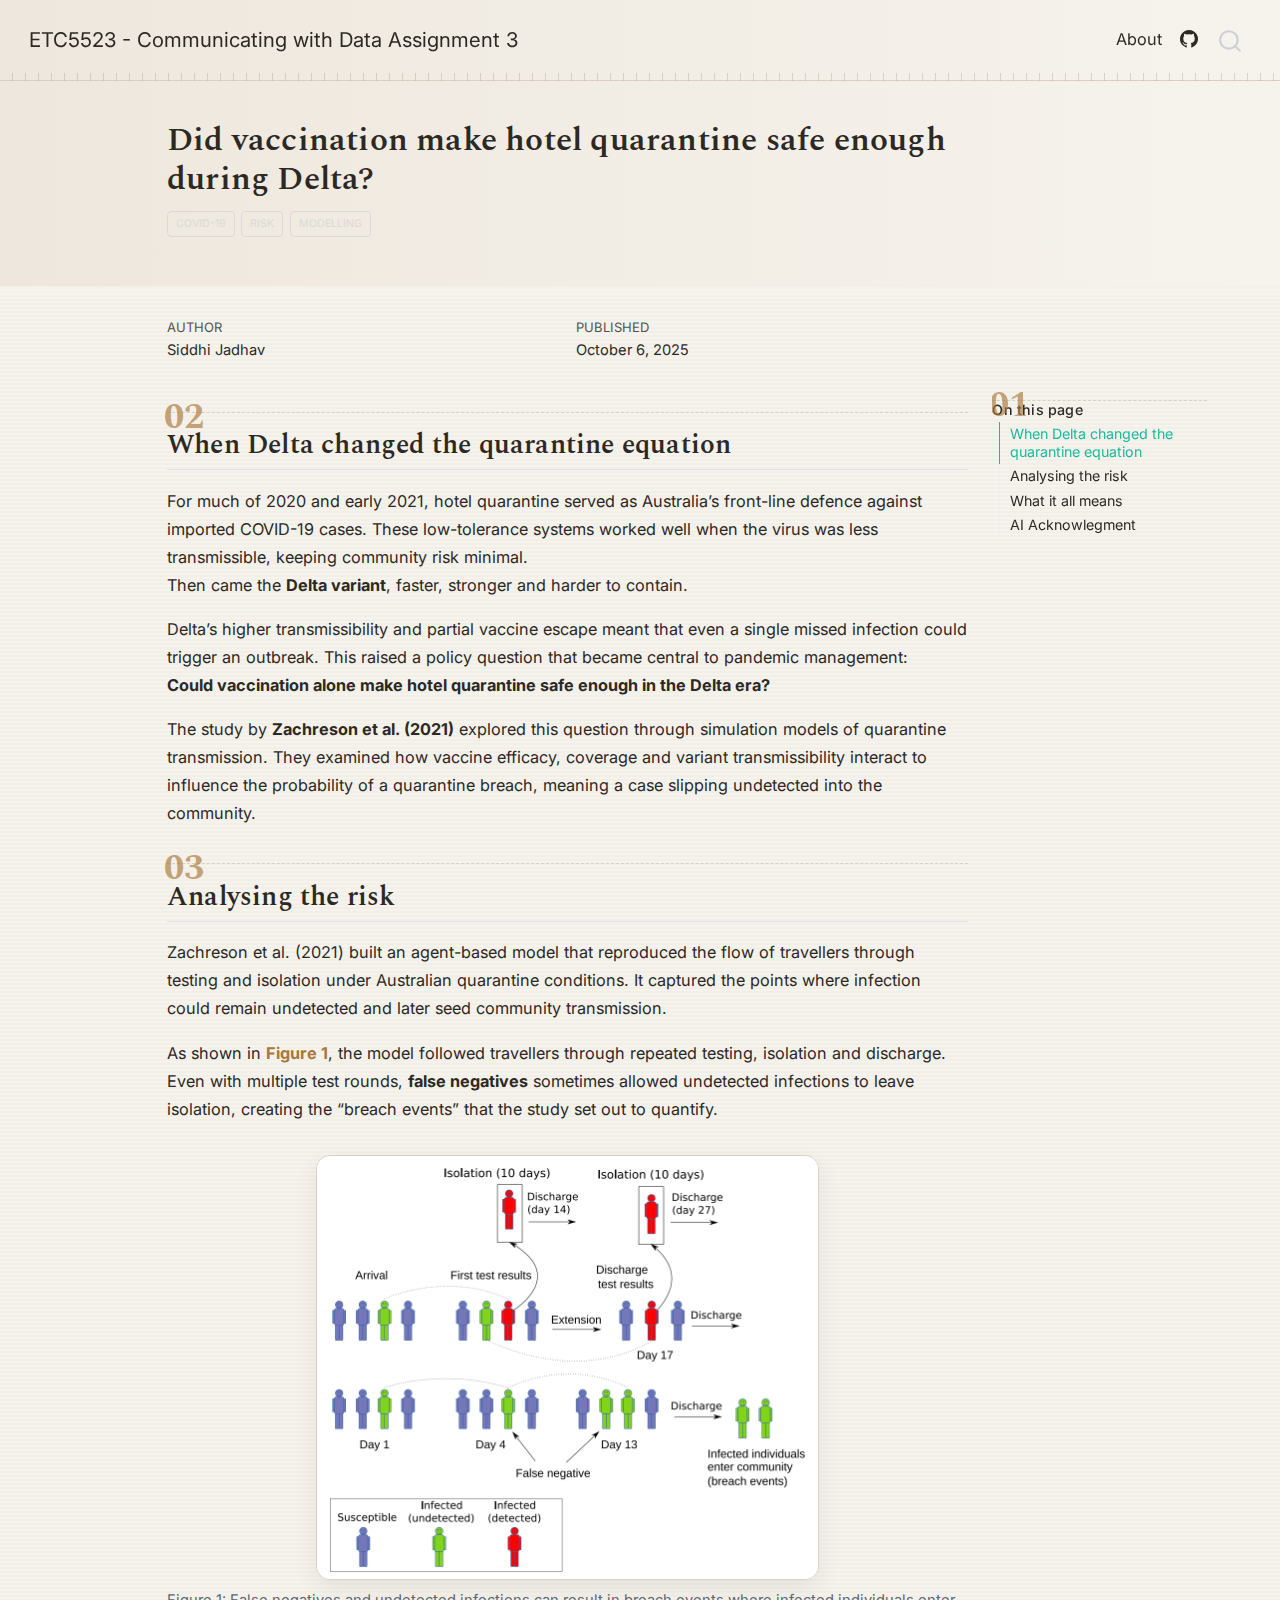
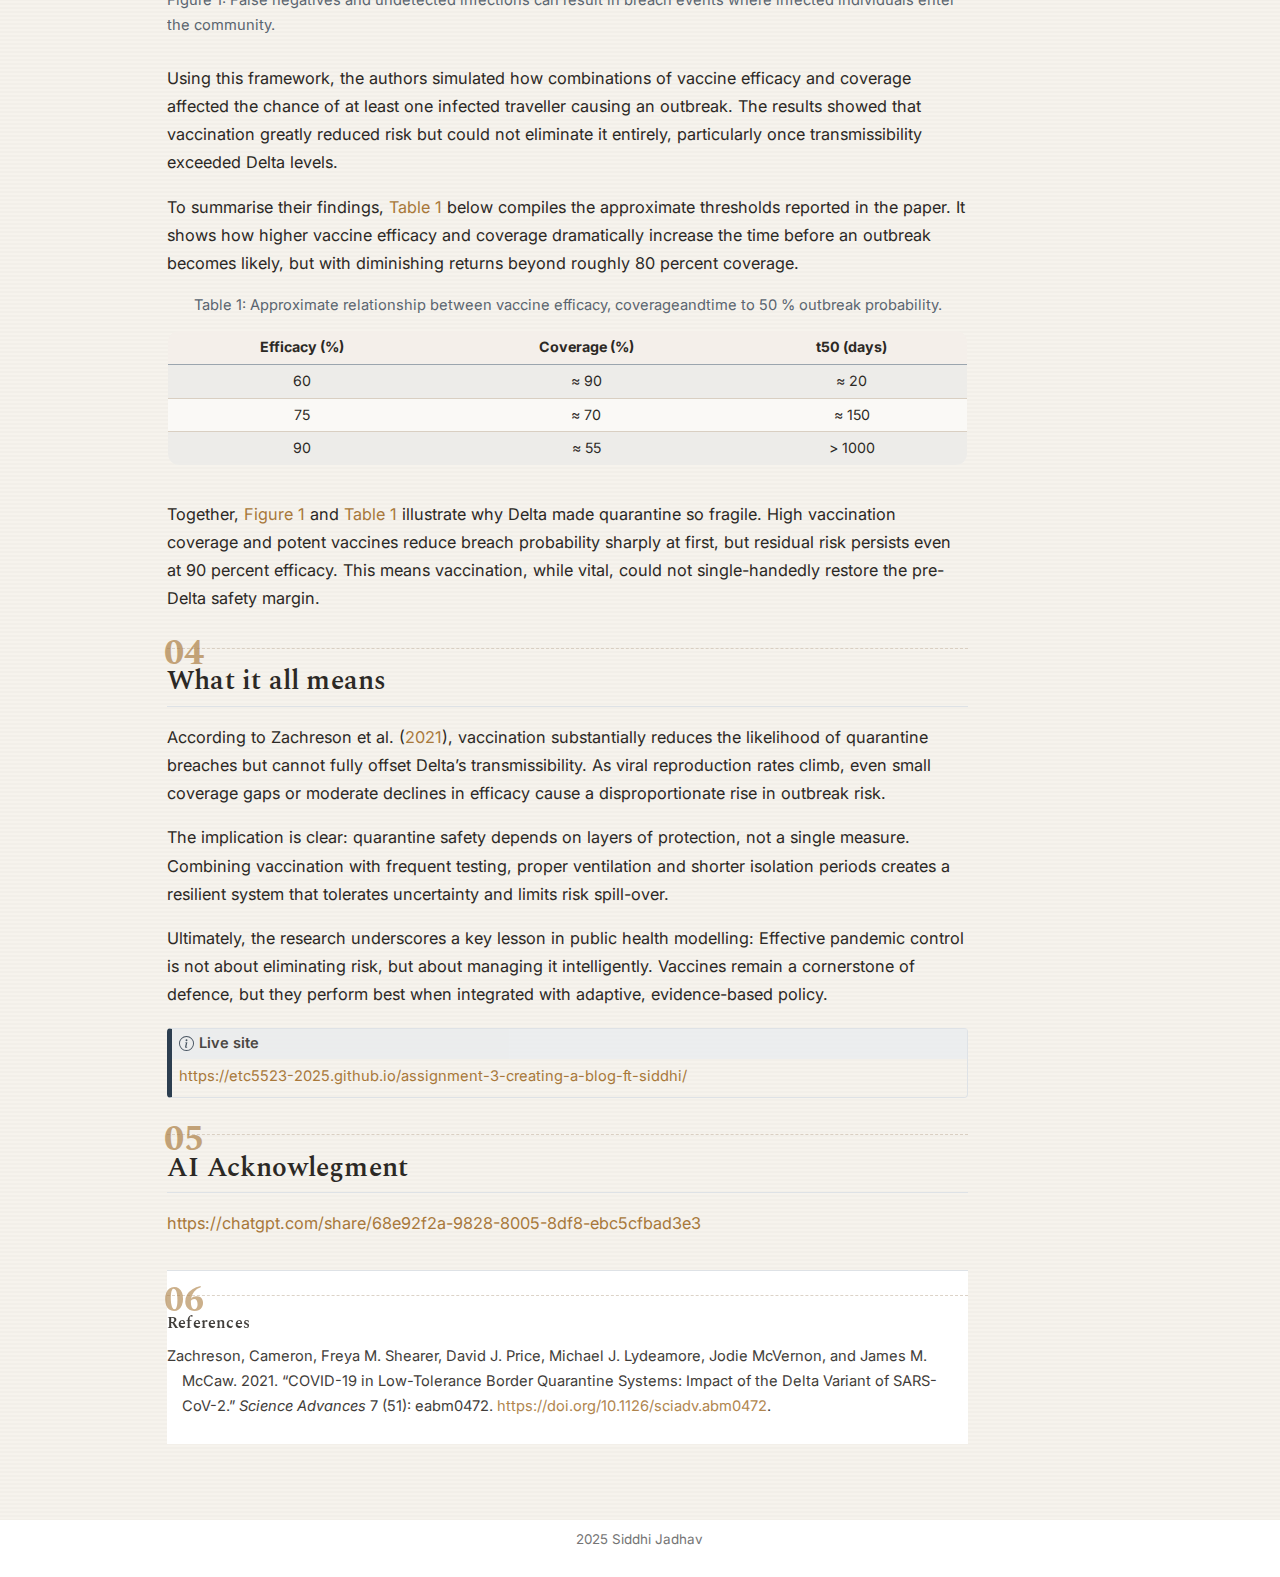
<file: docs/posts/welcome/index.html>
<!DOCTYPE html>
<html xmlns="http://www.w3.org/1999/xhtml" lang="en" xml:lang="en"><head>

<meta charset="utf-8">
<meta name="generator" content="quarto-1.5.57">

<meta name="viewport" content="width=device-width, initial-scale=1.0, user-scalable=yes">

<meta name="author" content="Siddhi Jadhav">
<meta name="dcterms.date" content="2025-10-06">

<title>Did vaccination make hotel quarantine safe enough during Delta? – ETC5523 - Communicating with Data Assignment 3</title>
<style>
code{white-space: pre-wrap;}
span.smallcaps{font-variant: small-caps;}
div.columns{display: flex; gap: min(4vw, 1.5em);}
div.column{flex: auto; overflow-x: auto;}
div.hanging-indent{margin-left: 1.5em; text-indent: -1.5em;}
ul.task-list{list-style: none;}
ul.task-list li input[type="checkbox"] {
  width: 0.8em;
  margin: 0 0.8em 0.2em -1em; /* quarto-specific, see https://github.com/quarto-dev/quarto-cli/issues/4556 */ 
  vertical-align: middle;
}
/* CSS for citations */
div.csl-bib-body { }
div.csl-entry {
  clear: both;
  margin-bottom: 0em;
}
.hanging-indent div.csl-entry {
  margin-left:2em;
  text-indent:-2em;
}
div.csl-left-margin {
  min-width:2em;
  float:left;
}
div.csl-right-inline {
  margin-left:2em;
  padding-left:1em;
}
div.csl-indent {
  margin-left: 2em;
}</style>


<script src="../../site_libs/quarto-nav/quarto-nav.js"></script>
<script src="../../site_libs/quarto-nav/headroom.min.js"></script>
<script src="../../site_libs/clipboard/clipboard.min.js"></script>
<script src="../../site_libs/quarto-search/autocomplete.umd.js"></script>
<script src="../../site_libs/quarto-search/fuse.min.js"></script>
<script src="../../site_libs/quarto-search/quarto-search.js"></script>
<meta name="quarto:offset" content="../../">
<script src="../../site_libs/quarto-html/quarto.js"></script>
<script src="../../site_libs/quarto-html/popper.min.js"></script>
<script src="../../site_libs/quarto-html/tippy.umd.min.js"></script>
<script src="../../site_libs/quarto-html/anchor.min.js"></script>
<link href="../../site_libs/quarto-html/tippy.css" rel="stylesheet">
<link href="../../site_libs/quarto-html/quarto-syntax-highlighting.css" rel="stylesheet" id="quarto-text-highlighting-styles">
<script src="../../site_libs/bootstrap/bootstrap.min.js"></script>
<link href="../../site_libs/bootstrap/bootstrap-icons.css" rel="stylesheet">
<link href="../../site_libs/bootstrap/bootstrap.min.css" rel="stylesheet" id="quarto-bootstrap" data-mode="light">
<script id="quarto-search-options" type="application/json">{
  "location": "navbar",
  "copy-button": false,
  "collapse-after": 3,
  "panel-placement": "end",
  "type": "overlay",
  "limit": 50,
  "keyboard-shortcut": [
    "f",
    "/",
    "s"
  ],
  "show-item-context": false,
  "language": {
    "search-no-results-text": "No results",
    "search-matching-documents-text": "matching documents",
    "search-copy-link-title": "Copy link to search",
    "search-hide-matches-text": "Hide additional matches",
    "search-more-match-text": "more match in this document",
    "search-more-matches-text": "more matches in this document",
    "search-clear-button-title": "Clear",
    "search-text-placeholder": "",
    "search-detached-cancel-button-title": "Cancel",
    "search-submit-button-title": "Submit",
    "search-label": "Search"
  }
}</script>
<script src="../../site_libs/kePrint-0.0.1/kePrint.js"></script>
<link href="../../site_libs/lightable-0.0.1/lightable.css" rel="stylesheet">


<link rel="stylesheet" href="../../styles.css">
</head>

<body class="nav-fixed">

<div id="quarto-search-results"></div>
  <header id="quarto-header" class="headroom fixed-top quarto-banner">
    <nav class="navbar navbar-expand-lg " data-bs-theme="dark">
      <div class="navbar-container container-fluid">
      <div class="navbar-brand-container mx-auto">
    <a class="navbar-brand" href="../../index.html">
    <span class="navbar-title">ETC5523 - Communicating with Data Assignment 3</span>
    </a>
  </div>
            <div id="quarto-search" class="" title="Search"></div>
          <button class="navbar-toggler" type="button" data-bs-toggle="collapse" data-bs-target="#navbarCollapse" aria-controls="navbarCollapse" role="menu" aria-expanded="false" aria-label="Toggle navigation" onclick="if (window.quartoToggleHeadroom) { window.quartoToggleHeadroom(); }">
  <span class="navbar-toggler-icon"></span>
</button>
          <div class="collapse navbar-collapse" id="navbarCollapse">
            <ul class="navbar-nav navbar-nav-scroll ms-auto">
  <li class="nav-item">
    <a class="nav-link" href="../../about.html"> 
<span class="menu-text">About</span></a>
  </li>  
  <li class="nav-item compact">
    <a class="nav-link" href="https://github.com/ft-siddhi"> <i class="bi bi-github" role="img">
</i> 
<span class="menu-text"></span></a>
  </li>  
</ul>
          </div> <!-- /navcollapse -->
            <div class="quarto-navbar-tools">
</div>
      </div> <!-- /container-fluid -->
    </nav>
</header>
<!-- content -->
<header id="title-block-header" class="quarto-title-block default page-columns page-full">
  <div class="quarto-title-banner page-columns page-full">
    <div class="quarto-title column-body">
      <h1 class="title">Did vaccination make hotel quarantine safe enough during Delta?</h1>
                                <div class="quarto-categories">
                <div class="quarto-category">COVID-19</div>
                <div class="quarto-category">risk</div>
                <div class="quarto-category">modelling</div>
              </div>
                  </div>
  </div>
    
  
  <div class="quarto-title-meta">

      <div>
      <div class="quarto-title-meta-heading">Author</div>
      <div class="quarto-title-meta-contents">
               <p>Siddhi Jadhav </p>
            </div>
    </div>
      
      <div>
      <div class="quarto-title-meta-heading">Published</div>
      <div class="quarto-title-meta-contents">
        <p class="date">October 6, 2025</p>
      </div>
    </div>
    
      
    </div>
    
  
  </header><div id="quarto-content" class="quarto-container page-columns page-rows-contents page-layout-article page-navbar">
<!-- sidebar -->
<!-- margin-sidebar -->
    <div id="quarto-margin-sidebar" class="sidebar margin-sidebar">
        <nav id="TOC" role="doc-toc" class="toc-active">
    <h2 id="toc-title">On this page</h2>
   
  <ul>
  <li><a href="#when-delta-changed-the-quarantine-equation" id="toc-when-delta-changed-the-quarantine-equation" class="nav-link active" data-scroll-target="#when-delta-changed-the-quarantine-equation">When Delta changed the quarantine equation</a></li>
  <li><a href="#analysing-the-risk" id="toc-analysing-the-risk" class="nav-link" data-scroll-target="#analysing-the-risk">Analysing the risk</a></li>
  <li><a href="#what-it-all-means" id="toc-what-it-all-means" class="nav-link" data-scroll-target="#what-it-all-means">What it all means</a></li>
  <li><a href="#ai-acknowlegment" id="toc-ai-acknowlegment" class="nav-link" data-scroll-target="#ai-acknowlegment">AI Acknowlegment</a></li>
  </ul>
</nav>
    </div>
<!-- main -->
<main class="content quarto-banner-title-block" id="quarto-document-content">





<section id="when-delta-changed-the-quarantine-equation" class="level2">
<h2 class="anchored" data-anchor-id="when-delta-changed-the-quarantine-equation">When Delta changed the quarantine equation</h2>
<p>For much of 2020 and early 2021, hotel quarantine served as Australia’s front-line defence against imported COVID-19 cases. These low-tolerance systems worked well when the virus was less transmissible, keeping community risk minimal.<br>
Then came the <strong>Delta variant</strong>, faster, stronger and harder to contain.</p>
<p>Delta’s higher transmissibility and partial vaccine escape meant that even a single missed infection could trigger an outbreak. This raised a policy question that became central to pandemic management:<br>
<strong>Could vaccination alone make hotel quarantine safe enough in the Delta era?</strong></p>
<p>The study by <strong>Zachreson et al.&nbsp;(2021)</strong> explored this question through simulation models of quarantine transmission. They examined how vaccine efficacy, coverage and variant transmissibility interact to influence the probability of a quarantine breach, meaning a case slipping undetected into the community.</p>
</section>
<section id="analysing-the-risk" class="level2">
<h2 class="anchored" data-anchor-id="analysing-the-risk">Analysing the risk</h2>
<p>Zachreson et al.&nbsp;(2021) built an agent-based model that reproduced the flow of travellers through testing and isolation under Australian quarantine conditions. It captured the points where infection could remain undetected and later seed community transmission.</p>
<p>As shown in <strong><a href="#fig-quarantine-model" class="quarto-xref">Figure&nbsp;1</a></strong>, the model followed travellers through repeated testing, isolation and discharge.<br>
Even with multiple test rounds, <strong>false negatives</strong> sometimes allowed undetected infections to leave isolation, creating the “breach events” that the study set out to quantify.</p>
<div class="cell">
<div class="cell-output-display">
<div id="fig-quarantine-model" class="quarto-float quarto-figure quarto-figure-center anchored">
<figure class="quarto-float quarto-float-fig figure">
<div aria-describedby="fig-quarantine-model-caption-0ceaefa1-69ba-4598-a22c-09a6ac19f8ca">
<img src="thumbnail.png" class="img-fluid figure-img" width="503">
</div>
<figcaption class="quarto-float-caption-bottom quarto-float-caption quarto-float-fig" id="fig-quarantine-model-caption-0ceaefa1-69ba-4598-a22c-09a6ac19f8ca">
Figure&nbsp;1: False negatives and undetected infections can result in breach events where infected individuals enter the community.
</figcaption>
</figure>
</div>
</div>
</div>
<p>Using this framework, the authors simulated how combinations of vaccine efficacy and coverage affected the chance of at least one infected traveller causing an outbreak. The results showed that vaccination greatly reduced risk but could not eliminate it entirely, particularly once transmissibility exceeded Delta levels.</p>
<p>To summarise their findings, <a href="#tbl-outbreak-summary" class="quarto-xref">Table&nbsp;1</a> below compiles the approximate thresholds reported in the paper. It shows how higher vaccine efficacy and coverage dramatically increase the time before an outbreak becomes likely, but with diminishing returns beyond roughly 80 percent coverage.</p>
<div class="cell">
<div id="tbl-outbreak-summary" class="cell quarto-float quarto-figure quarto-figure-center anchored">
<figure class="quarto-float quarto-float-tbl figure">
<figcaption class="quarto-float-caption-top quarto-float-caption quarto-float-tbl" id="tbl-outbreak-summary-caption-0ceaefa1-69ba-4598-a22c-09a6ac19f8ca">
Table&nbsp;1: Approximate relationship between vaccine efficacy, coverageandtime to 50 % outbreak probability.
</figcaption>
<div aria-describedby="tbl-outbreak-summary-caption-0ceaefa1-69ba-4598-a22c-09a6ac19f8ca">
<div class="cell-output-display">
<table class="table do-not-create-environment cell caption-top table-sm table-striped small" data-quarto-postprocess="true">
<thead>
<tr class="header">
<th data-quarto-table-cell-role="th" style="text-align: center; font-weight: bold; background-color: rgba(244, 239, 234, 255) !important;">Efficacy (%)</th>
<th data-quarto-table-cell-role="th" style="text-align: center; font-weight: bold; background-color: rgba(244, 239, 234, 255) !important;">Coverage (%)</th>
<th data-quarto-table-cell-role="th" style="text-align: center; font-weight: bold; background-color: rgba(244, 239, 234, 255) !important;">t50 (days)</th>
</tr>
</thead>
<tbody>
<tr class="odd">
<td style="text-align: center; background-color: rgba(250, 249, 246, 255) !important;">60</td>
<td style="text-align: center; background-color: rgba(250, 249, 246, 255) !important;">≈ 90</td>
<td style="text-align: center; background-color: rgba(250, 249, 246, 255) !important;">≈ 20</td>
</tr>
<tr class="even">
<td style="text-align: center; background-color: rgba(250, 249, 246, 255) !important;">75</td>
<td style="text-align: center; background-color: rgba(250, 249, 246, 255) !important;">≈ 70</td>
<td style="text-align: center; background-color: rgba(250, 249, 246, 255) !important;">≈ 150</td>
</tr>
<tr class="odd">
<td style="text-align: center; background-color: rgba(250, 249, 246, 255) !important;">90</td>
<td style="text-align: center; background-color: rgba(250, 249, 246, 255) !important;">≈ 55</td>
<td style="text-align: center; background-color: rgba(250, 249, 246, 255) !important;">&gt; 1000</td>
</tr>
</tbody>
</table>


</div>
</div>
</figure>
</div>
</div>
<p>Together, <a href="#fig-quarantine-model" class="quarto-xref">Figure&nbsp;1</a> and <a href="#tbl-outbreak-summary" class="quarto-xref">Table&nbsp;1</a> illustrate why Delta made quarantine so fragile. High vaccination coverage and potent vaccines reduce breach probability sharply at first, but residual risk persists even at 90 percent efficacy. This means vaccination, while vital, could not single-handedly restore the pre-Delta safety margin.</p>
</section>
<section id="what-it-all-means" class="level2">
<h2 class="anchored" data-anchor-id="what-it-all-means">What it all means</h2>
<p>According to <span class="citation" data-cites="zachreson2021">Zachreson et al. (<a href="#ref-zachreson2021" role="doc-biblioref">2021</a>)</span>, vaccination substantially reduces the likelihood of quarantine breaches but cannot fully offset Delta’s transmissibility. As viral reproduction rates climb, even small coverage gaps or moderate declines in efficacy cause a disproportionate rise in outbreak risk.</p>
<p>The implication is clear: quarantine safety depends on layers of protection, not a single measure. Combining vaccination with frequent testing, proper ventilation and shorter isolation periods creates a resilient system that tolerates uncertainty and limits risk spill-over.</p>
<p>Ultimately, the research underscores a key lesson in public health modelling: Effective pandemic control is not about eliminating risk, but about managing it intelligently. Vaccines remain a cornerstone of defence, but they perform best when integrated with adaptive, evidence-based policy.</p>
<div class="callout callout-style-default callout-note callout-titled">
<div class="callout-header d-flex align-content-center">
<div class="callout-icon-container">
<i class="callout-icon"></i>
</div>
<div class="callout-title-container flex-fill">
Live site
</div>
</div>
<div class="callout-body-container callout-body">
<p><a href="https://etc5523-2025.github.io/assignment-3-creating-a-blog-ft-siddhi/">https://etc5523-2025.github.io/assignment-3-creating-a-blog-ft-siddhi/</a></p>
</div>
</div>
</section>
<section id="ai-acknowlegment" class="level2">
<h2 class="anchored" data-anchor-id="ai-acknowlegment">AI Acknowlegment</h2>
<p><a href="https://chatgpt.com/share/68e92f2a-9828-8005-8df8-ebc5cfbad3e3">https://chatgpt.com/share/68e92f2a-9828-8005-8df8-ebc5cfbad3e3</a></p>



</section>

<div id="quarto-appendix" class="default"><section class="quarto-appendix-contents" role="doc-bibliography" id="quarto-bibliography"><h2 class="anchored quarto-appendix-heading">References</h2><div id="refs" class="references csl-bib-body hanging-indent" data-entry-spacing="0" role="list">
<div id="ref-zachreson2021" class="csl-entry" role="listitem">
Zachreson, Cameron, Freya M. Shearer, David J. Price, Michael J. Lydeamore, Jodie McVernon, and James M. McCaw. 2021. <span>“COVID-19 in Low-Tolerance Border Quarantine Systems: Impact of the Delta Variant of SARS-CoV-2.”</span> <em>Science Advances</em> 7 (51): eabm0472. <a href="https://doi.org/10.1126/sciadv.abm0472">https://doi.org/10.1126/sciadv.abm0472</a>.
</div>
</div></section></div></main> <!-- /main -->
<script id="quarto-html-after-body" type="application/javascript">
window.document.addEventListener("DOMContentLoaded", function (event) {
  const toggleBodyColorMode = (bsSheetEl) => {
    const mode = bsSheetEl.getAttribute("data-mode");
    const bodyEl = window.document.querySelector("body");
    if (mode === "dark") {
      bodyEl.classList.add("quarto-dark");
      bodyEl.classList.remove("quarto-light");
    } else {
      bodyEl.classList.add("quarto-light");
      bodyEl.classList.remove("quarto-dark");
    }
  }
  const toggleBodyColorPrimary = () => {
    const bsSheetEl = window.document.querySelector("link#quarto-bootstrap");
    if (bsSheetEl) {
      toggleBodyColorMode(bsSheetEl);
    }
  }
  toggleBodyColorPrimary();  
  const icon = "";
  const anchorJS = new window.AnchorJS();
  anchorJS.options = {
    placement: 'right',
    icon: icon
  };
  anchorJS.add('.anchored');
  const isCodeAnnotation = (el) => {
    for (const clz of el.classList) {
      if (clz.startsWith('code-annotation-')) {                     
        return true;
      }
    }
    return false;
  }
  const onCopySuccess = function(e) {
    // button target
    const button = e.trigger;
    // don't keep focus
    button.blur();
    // flash "checked"
    button.classList.add('code-copy-button-checked');
    var currentTitle = button.getAttribute("title");
    button.setAttribute("title", "Copied!");
    let tooltip;
    if (window.bootstrap) {
      button.setAttribute("data-bs-toggle", "tooltip");
      button.setAttribute("data-bs-placement", "left");
      button.setAttribute("data-bs-title", "Copied!");
      tooltip = new bootstrap.Tooltip(button, 
        { trigger: "manual", 
          customClass: "code-copy-button-tooltip",
          offset: [0, -8]});
      tooltip.show();    
    }
    setTimeout(function() {
      if (tooltip) {
        tooltip.hide();
        button.removeAttribute("data-bs-title");
        button.removeAttribute("data-bs-toggle");
        button.removeAttribute("data-bs-placement");
      }
      button.setAttribute("title", currentTitle);
      button.classList.remove('code-copy-button-checked');
    }, 1000);
    // clear code selection
    e.clearSelection();
  }
  const getTextToCopy = function(trigger) {
      const codeEl = trigger.previousElementSibling.cloneNode(true);
      for (const childEl of codeEl.children) {
        if (isCodeAnnotation(childEl)) {
          childEl.remove();
        }
      }
      return codeEl.innerText;
  }
  const clipboard = new window.ClipboardJS('.code-copy-button:not([data-in-quarto-modal])', {
    text: getTextToCopy
  });
  clipboard.on('success', onCopySuccess);
  if (window.document.getElementById('quarto-embedded-source-code-modal')) {
    // For code content inside modals, clipBoardJS needs to be initialized with a container option
    // TODO: Check when it could be a function (https://github.com/zenorocha/clipboard.js/issues/860)
    const clipboardModal = new window.ClipboardJS('.code-copy-button[data-in-quarto-modal]', {
      text: getTextToCopy,
      container: window.document.getElementById('quarto-embedded-source-code-modal')
    });
    clipboardModal.on('success', onCopySuccess);
  }
    var localhostRegex = new RegExp(/^(?:http|https):\/\/localhost\:?[0-9]*\//);
    var mailtoRegex = new RegExp(/^mailto:/);
      var filterRegex = new RegExp('/' + window.location.host + '/');
    var isInternal = (href) => {
        return filterRegex.test(href) || localhostRegex.test(href) || mailtoRegex.test(href);
    }
    // Inspect non-navigation links and adorn them if external
 	var links = window.document.querySelectorAll('a[href]:not(.nav-link):not(.navbar-brand):not(.toc-action):not(.sidebar-link):not(.sidebar-item-toggle):not(.pagination-link):not(.no-external):not([aria-hidden]):not(.dropdown-item):not(.quarto-navigation-tool):not(.about-link)');
    for (var i=0; i<links.length; i++) {
      const link = links[i];
      if (!isInternal(link.href)) {
        // undo the damage that might have been done by quarto-nav.js in the case of
        // links that we want to consider external
        if (link.dataset.originalHref !== undefined) {
          link.href = link.dataset.originalHref;
        }
      }
    }
  function tippyHover(el, contentFn, onTriggerFn, onUntriggerFn) {
    const config = {
      allowHTML: true,
      maxWidth: 500,
      delay: 100,
      arrow: false,
      appendTo: function(el) {
          return el.parentElement;
      },
      interactive: true,
      interactiveBorder: 10,
      theme: 'quarto',
      placement: 'bottom-start',
    };
    if (contentFn) {
      config.content = contentFn;
    }
    if (onTriggerFn) {
      config.onTrigger = onTriggerFn;
    }
    if (onUntriggerFn) {
      config.onUntrigger = onUntriggerFn;
    }
    window.tippy(el, config); 
  }
  const noterefs = window.document.querySelectorAll('a[role="doc-noteref"]');
  for (var i=0; i<noterefs.length; i++) {
    const ref = noterefs[i];
    tippyHover(ref, function() {
      // use id or data attribute instead here
      let href = ref.getAttribute('data-footnote-href') || ref.getAttribute('href');
      try { href = new URL(href).hash; } catch {}
      const id = href.replace(/^#\/?/, "");
      const note = window.document.getElementById(id);
      if (note) {
        return note.innerHTML;
      } else {
        return "";
      }
    });
  }
  const xrefs = window.document.querySelectorAll('a.quarto-xref');
  const processXRef = (id, note) => {
    // Strip column container classes
    const stripColumnClz = (el) => {
      el.classList.remove("page-full", "page-columns");
      if (el.children) {
        for (const child of el.children) {
          stripColumnClz(child);
        }
      }
    }
    stripColumnClz(note)
    if (id === null || id.startsWith('sec-')) {
      // Special case sections, only their first couple elements
      const container = document.createElement("div");
      if (note.children && note.children.length > 2) {
        container.appendChild(note.children[0].cloneNode(true));
        for (let i = 1; i < note.children.length; i++) {
          const child = note.children[i];
          if (child.tagName === "P" && child.innerText === "") {
            continue;
          } else {
            container.appendChild(child.cloneNode(true));
            break;
          }
        }
        if (window.Quarto?.typesetMath) {
          window.Quarto.typesetMath(container);
        }
        return container.innerHTML
      } else {
        if (window.Quarto?.typesetMath) {
          window.Quarto.typesetMath(note);
        }
        return note.innerHTML;
      }
    } else {
      // Remove any anchor links if they are present
      const anchorLink = note.querySelector('a.anchorjs-link');
      if (anchorLink) {
        anchorLink.remove();
      }
      if (window.Quarto?.typesetMath) {
        window.Quarto.typesetMath(note);
      }
      // TODO in 1.5, we should make sure this works without a callout special case
      if (note.classList.contains("callout")) {
        return note.outerHTML;
      } else {
        return note.innerHTML;
      }
    }
  }
  for (var i=0; i<xrefs.length; i++) {
    const xref = xrefs[i];
    tippyHover(xref, undefined, function(instance) {
      instance.disable();
      let url = xref.getAttribute('href');
      let hash = undefined; 
      if (url.startsWith('#')) {
        hash = url;
      } else {
        try { hash = new URL(url).hash; } catch {}
      }
      if (hash) {
        const id = hash.replace(/^#\/?/, "");
        const note = window.document.getElementById(id);
        if (note !== null) {
          try {
            const html = processXRef(id, note.cloneNode(true));
            instance.setContent(html);
          } finally {
            instance.enable();
            instance.show();
          }
        } else {
          // See if we can fetch this
          fetch(url.split('#')[0])
          .then(res => res.text())
          .then(html => {
            const parser = new DOMParser();
            const htmlDoc = parser.parseFromString(html, "text/html");
            const note = htmlDoc.getElementById(id);
            if (note !== null) {
              const html = processXRef(id, note);
              instance.setContent(html);
            } 
          }).finally(() => {
            instance.enable();
            instance.show();
          });
        }
      } else {
        // See if we can fetch a full url (with no hash to target)
        // This is a special case and we should probably do some content thinning / targeting
        fetch(url)
        .then(res => res.text())
        .then(html => {
          const parser = new DOMParser();
          const htmlDoc = parser.parseFromString(html, "text/html");
          const note = htmlDoc.querySelector('main.content');
          if (note !== null) {
            // This should only happen for chapter cross references
            // (since there is no id in the URL)
            // remove the first header
            if (note.children.length > 0 && note.children[0].tagName === "HEADER") {
              note.children[0].remove();
            }
            const html = processXRef(null, note);
            instance.setContent(html);
          } 
        }).finally(() => {
          instance.enable();
          instance.show();
        });
      }
    }, function(instance) {
    });
  }
      let selectedAnnoteEl;
      const selectorForAnnotation = ( cell, annotation) => {
        let cellAttr = 'data-code-cell="' + cell + '"';
        let lineAttr = 'data-code-annotation="' +  annotation + '"';
        const selector = 'span[' + cellAttr + '][' + lineAttr + ']';
        return selector;
      }
      const selectCodeLines = (annoteEl) => {
        const doc = window.document;
        const targetCell = annoteEl.getAttribute("data-target-cell");
        const targetAnnotation = annoteEl.getAttribute("data-target-annotation");
        const annoteSpan = window.document.querySelector(selectorForAnnotation(targetCell, targetAnnotation));
        const lines = annoteSpan.getAttribute("data-code-lines").split(",");
        const lineIds = lines.map((line) => {
          return targetCell + "-" + line;
        })
        let top = null;
        let height = null;
        let parent = null;
        if (lineIds.length > 0) {
            //compute the position of the single el (top and bottom and make a div)
            const el = window.document.getElementById(lineIds[0]);
            top = el.offsetTop;
            height = el.offsetHeight;
            parent = el.parentElement.parentElement;
          if (lineIds.length > 1) {
            const lastEl = window.document.getElementById(lineIds[lineIds.length - 1]);
            const bottom = lastEl.offsetTop + lastEl.offsetHeight;
            height = bottom - top;
          }
          if (top !== null && height !== null && parent !== null) {
            // cook up a div (if necessary) and position it 
            let div = window.document.getElementById("code-annotation-line-highlight");
            if (div === null) {
              div = window.document.createElement("div");
              div.setAttribute("id", "code-annotation-line-highlight");
              div.style.position = 'absolute';
              parent.appendChild(div);
            }
            div.style.top = top - 2 + "px";
            div.style.height = height + 4 + "px";
            div.style.left = 0;
            let gutterDiv = window.document.getElementById("code-annotation-line-highlight-gutter");
            if (gutterDiv === null) {
              gutterDiv = window.document.createElement("div");
              gutterDiv.setAttribute("id", "code-annotation-line-highlight-gutter");
              gutterDiv.style.position = 'absolute';
              const codeCell = window.document.getElementById(targetCell);
              const gutter = codeCell.querySelector('.code-annotation-gutter');
              gutter.appendChild(gutterDiv);
            }
            gutterDiv.style.top = top - 2 + "px";
            gutterDiv.style.height = height + 4 + "px";
          }
          selectedAnnoteEl = annoteEl;
        }
      };
      const unselectCodeLines = () => {
        const elementsIds = ["code-annotation-line-highlight", "code-annotation-line-highlight-gutter"];
        elementsIds.forEach((elId) => {
          const div = window.document.getElementById(elId);
          if (div) {
            div.remove();
          }
        });
        selectedAnnoteEl = undefined;
      };
        // Handle positioning of the toggle
    window.addEventListener(
      "resize",
      throttle(() => {
        elRect = undefined;
        if (selectedAnnoteEl) {
          selectCodeLines(selectedAnnoteEl);
        }
      }, 10)
    );
    function throttle(fn, ms) {
    let throttle = false;
    let timer;
      return (...args) => {
        if(!throttle) { // first call gets through
            fn.apply(this, args);
            throttle = true;
        } else { // all the others get throttled
            if(timer) clearTimeout(timer); // cancel #2
            timer = setTimeout(() => {
              fn.apply(this, args);
              timer = throttle = false;
            }, ms);
        }
      };
    }
      // Attach click handler to the DT
      const annoteDls = window.document.querySelectorAll('dt[data-target-cell]');
      for (const annoteDlNode of annoteDls) {
        annoteDlNode.addEventListener('click', (event) => {
          const clickedEl = event.target;
          if (clickedEl !== selectedAnnoteEl) {
            unselectCodeLines();
            const activeEl = window.document.querySelector('dt[data-target-cell].code-annotation-active');
            if (activeEl) {
              activeEl.classList.remove('code-annotation-active');
            }
            selectCodeLines(clickedEl);
            clickedEl.classList.add('code-annotation-active');
          } else {
            // Unselect the line
            unselectCodeLines();
            clickedEl.classList.remove('code-annotation-active');
          }
        });
      }
  const findCites = (el) => {
    const parentEl = el.parentElement;
    if (parentEl) {
      const cites = parentEl.dataset.cites;
      if (cites) {
        return {
          el,
          cites: cites.split(' ')
        };
      } else {
        return findCites(el.parentElement)
      }
    } else {
      return undefined;
    }
  };
  var bibliorefs = window.document.querySelectorAll('a[role="doc-biblioref"]');
  for (var i=0; i<bibliorefs.length; i++) {
    const ref = bibliorefs[i];
    const citeInfo = findCites(ref);
    if (citeInfo) {
      tippyHover(citeInfo.el, function() {
        var popup = window.document.createElement('div');
        citeInfo.cites.forEach(function(cite) {
          var citeDiv = window.document.createElement('div');
          citeDiv.classList.add('hanging-indent');
          citeDiv.classList.add('csl-entry');
          var biblioDiv = window.document.getElementById('ref-' + cite);
          if (biblioDiv) {
            citeDiv.innerHTML = biblioDiv.innerHTML;
          }
          popup.appendChild(citeDiv);
        });
        return popup.innerHTML;
      });
    }
  }
});
</script>
</div> <!-- /content -->
<footer class="footer">
  <div class="nav-footer">
    <div class="nav-footer-left">
      &nbsp;
    </div>   
    <div class="nav-footer-center">
<p>2025 Siddhi Jadhav</p>
</div>
    <div class="nav-footer-right">
      &nbsp;
    </div>
  </div>
</footer>




</body></html>
</file>
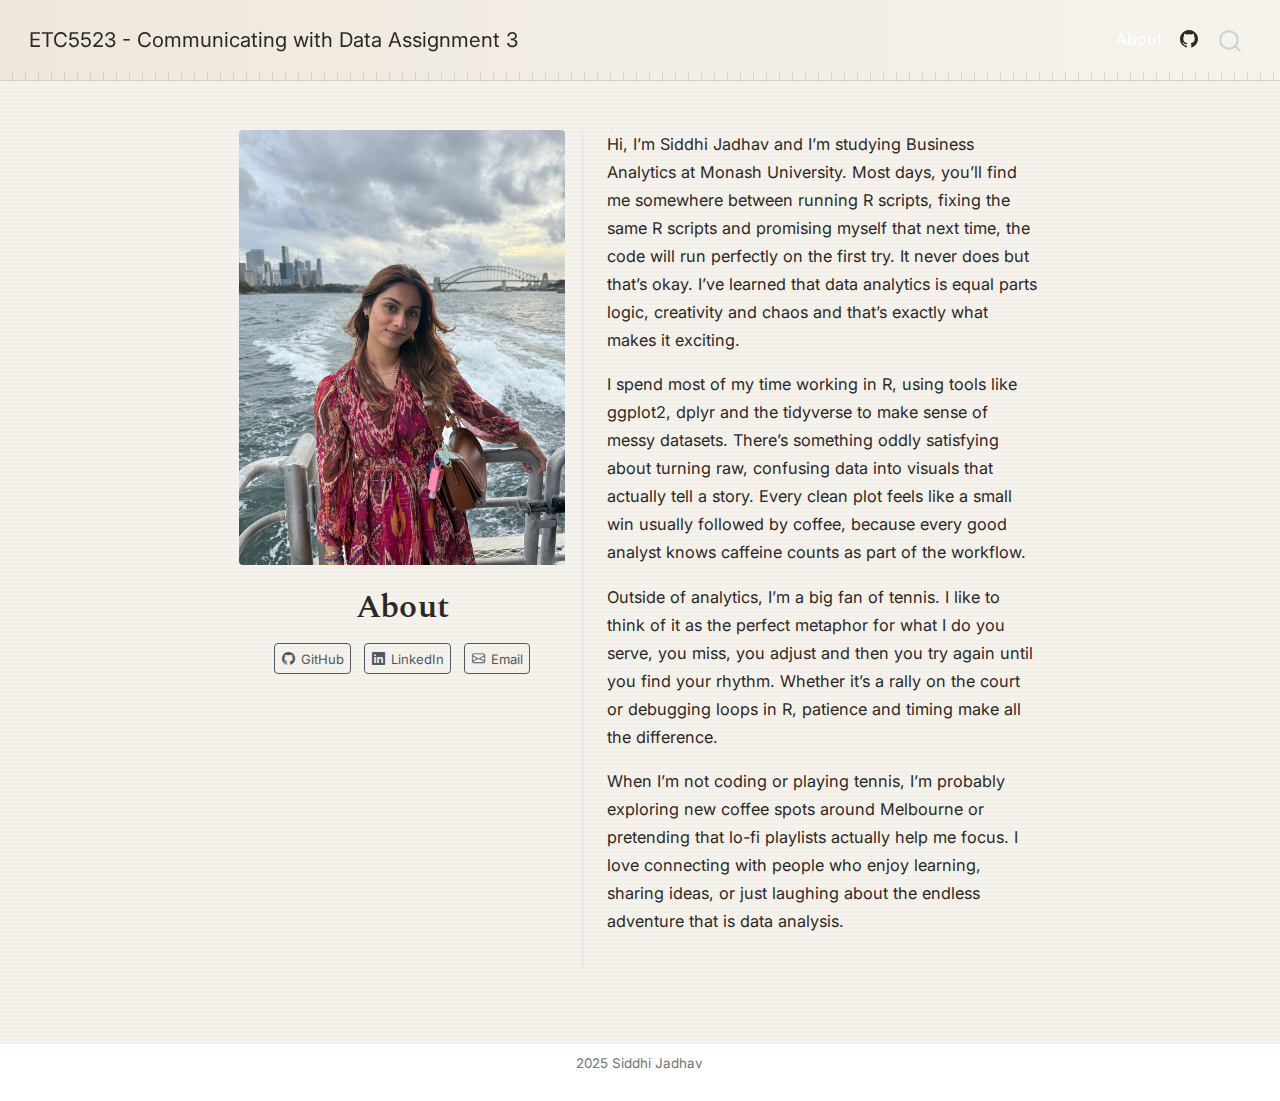
<file: docs/about.html>
<!DOCTYPE html>
<html xmlns="http://www.w3.org/1999/xhtml" lang="en" xml:lang="en"><head>

<meta charset="utf-8">
<meta name="generator" content="quarto-1.5.57">

<meta name="viewport" content="width=device-width, initial-scale=1.0, user-scalable=yes">


<title>About – ETC5523 - Communicating with Data Assignment 3</title>
<style>
code{white-space: pre-wrap;}
span.smallcaps{font-variant: small-caps;}
div.columns{display: flex; gap: min(4vw, 1.5em);}
div.column{flex: auto; overflow-x: auto;}
div.hanging-indent{margin-left: 1.5em; text-indent: -1.5em;}
ul.task-list{list-style: none;}
ul.task-list li input[type="checkbox"] {
  width: 0.8em;
  margin: 0 0.8em 0.2em -1em; /* quarto-specific, see https://github.com/quarto-dev/quarto-cli/issues/4556 */ 
  vertical-align: middle;
}
</style>


<script src="site_libs/quarto-nav/quarto-nav.js"></script>
<script src="site_libs/quarto-nav/headroom.min.js"></script>
<script src="site_libs/clipboard/clipboard.min.js"></script>
<script src="site_libs/quarto-search/autocomplete.umd.js"></script>
<script src="site_libs/quarto-search/fuse.min.js"></script>
<script src="site_libs/quarto-search/quarto-search.js"></script>
<meta name="quarto:offset" content="./">
<script src="site_libs/quarto-html/quarto.js"></script>
<script src="site_libs/quarto-html/popper.min.js"></script>
<script src="site_libs/quarto-html/tippy.umd.min.js"></script>
<link href="site_libs/quarto-html/tippy.css" rel="stylesheet">
<link href="site_libs/quarto-html/quarto-syntax-highlighting.css" rel="stylesheet" id="quarto-text-highlighting-styles">
<script src="site_libs/bootstrap/bootstrap.min.js"></script>
<link href="site_libs/bootstrap/bootstrap-icons.css" rel="stylesheet">
<link href="site_libs/bootstrap/bootstrap.min.css" rel="stylesheet" id="quarto-bootstrap" data-mode="light">
<script id="quarto-search-options" type="application/json">{
  "location": "navbar",
  "copy-button": false,
  "collapse-after": 3,
  "panel-placement": "end",
  "type": "overlay",
  "limit": 50,
  "keyboard-shortcut": [
    "f",
    "/",
    "s"
  ],
  "show-item-context": false,
  "language": {
    "search-no-results-text": "No results",
    "search-matching-documents-text": "matching documents",
    "search-copy-link-title": "Copy link to search",
    "search-hide-matches-text": "Hide additional matches",
    "search-more-match-text": "more match in this document",
    "search-more-matches-text": "more matches in this document",
    "search-clear-button-title": "Clear",
    "search-text-placeholder": "",
    "search-detached-cancel-button-title": "Cancel",
    "search-submit-button-title": "Submit",
    "search-label": "Search"
  }
}</script>


<link rel="stylesheet" href="styles.css">
</head>

<body class="nav-fixed fullcontent">

<div id="quarto-search-results"></div>
  <header id="quarto-header" class="headroom fixed-top">
    <nav class="navbar navbar-expand-lg " data-bs-theme="dark">
      <div class="navbar-container container-fluid">
      <div class="navbar-brand-container mx-auto">
    <a class="navbar-brand" href="./index.html">
    <span class="navbar-title">ETC5523 - Communicating with Data Assignment 3</span>
    </a>
  </div>
            <div id="quarto-search" class="" title="Search"></div>
          <button class="navbar-toggler" type="button" data-bs-toggle="collapse" data-bs-target="#navbarCollapse" aria-controls="navbarCollapse" role="menu" aria-expanded="false" aria-label="Toggle navigation" onclick="if (window.quartoToggleHeadroom) { window.quartoToggleHeadroom(); }">
  <span class="navbar-toggler-icon"></span>
</button>
          <div class="collapse navbar-collapse" id="navbarCollapse">
            <ul class="navbar-nav navbar-nav-scroll ms-auto">
  <li class="nav-item">
    <a class="nav-link active" href="./about.html" aria-current="page"> 
<span class="menu-text">About</span></a>
  </li>  
  <li class="nav-item compact">
    <a class="nav-link" href="https://github.com/ft-siddhi"> <i class="bi bi-github" role="img">
</i> 
<span class="menu-text"></span></a>
  </li>  
</ul>
          </div> <!-- /navcollapse -->
            <div class="quarto-navbar-tools">
</div>
      </div> <!-- /container-fluid -->
    </nav>
</header>
<!-- content -->
<div id="quarto-content" class="quarto-container page-columns page-rows-contents page-layout-article page-navbar">
<!-- sidebar -->
<!-- margin-sidebar -->
    
<!-- main -->
<div class="quarto-about-trestles">
  <div class="about-entity">
    <img src="profile.jpeg" class="about-image
  rounded " style="width: 20em;">
<header id="title-block-header" class="quarto-title-block default">
<div class="quarto-title">
<h1 class="title">About</h1>
</div>
<div class="quarto-title-meta">
  </div>
</header>
    <div class="about-links">
  <a href="https://github.com/ft-siddhi" class="about-link" rel="" target="">
    <i class="bi bi-github"></i>
     <span class="about-link-text">GitHub</span>
  </a>
  <a href="https://www.linkedin.com/in/siddhi-jadhav-502135214/" class="about-link" rel="" target="">
    <i class="bi bi-linkedin"></i>
     <span class="about-link-text">LinkedIn</span>
  </a>
  <a href="mailto:sjad0009@student.monash.edu" class="about-link" rel="" target="">
    <i class="bi bi-envelope"></i>
     <span class="about-link-text">Email</span>
  </a>
</div>
  </div>
  <div class="about-contents"><main class="content" id="quarto-document-content">
<p>Hi, I’m Siddhi Jadhav and I’m studying Business Analytics at Monash University. Most days, you’ll find me somewhere between running R scripts, fixing the same R scripts and promising myself that next time, the code will run perfectly on the first try. It never does but that’s okay. I’ve learned that data analytics is equal parts logic, creativity and chaos and that’s exactly what makes it exciting.</p>
<p>I spend most of my time working in R, using tools like ggplot2, dplyr and the tidyverse to make sense of messy datasets. There’s something oddly satisfying about turning raw, confusing data into visuals that actually tell a story. Every clean plot feels like a small win usually followed by coffee, because every good analyst knows caffeine counts as part of the workflow.</p>
<p>Outside of analytics, I’m a big fan of tennis. I like to think of it as the perfect metaphor for what I do you serve, you miss, you adjust and then you try again until you find your rhythm. Whether it’s a rally on the court or debugging loops in R, patience and timing make all the difference.</p>
<p>When I’m not coding or playing tennis, I’m probably exploring new coffee spots around Melbourne or pretending that lo-fi playlists actually help me focus. I love connecting with people who enjoy learning, sharing ideas, or just laughing about the endless adventure that is data analysis.</p>


</main></div>
</div>
 <!-- /main -->
<script id="quarto-html-after-body" type="application/javascript">
window.document.addEventListener("DOMContentLoaded", function (event) {
  const toggleBodyColorMode = (bsSheetEl) => {
    const mode = bsSheetEl.getAttribute("data-mode");
    const bodyEl = window.document.querySelector("body");
    if (mode === "dark") {
      bodyEl.classList.add("quarto-dark");
      bodyEl.classList.remove("quarto-light");
    } else {
      bodyEl.classList.add("quarto-light");
      bodyEl.classList.remove("quarto-dark");
    }
  }
  const toggleBodyColorPrimary = () => {
    const bsSheetEl = window.document.querySelector("link#quarto-bootstrap");
    if (bsSheetEl) {
      toggleBodyColorMode(bsSheetEl);
    }
  }
  toggleBodyColorPrimary();  
  const isCodeAnnotation = (el) => {
    for (const clz of el.classList) {
      if (clz.startsWith('code-annotation-')) {                     
        return true;
      }
    }
    return false;
  }
  const onCopySuccess = function(e) {
    // button target
    const button = e.trigger;
    // don't keep focus
    button.blur();
    // flash "checked"
    button.classList.add('code-copy-button-checked');
    var currentTitle = button.getAttribute("title");
    button.setAttribute("title", "Copied!");
    let tooltip;
    if (window.bootstrap) {
      button.setAttribute("data-bs-toggle", "tooltip");
      button.setAttribute("data-bs-placement", "left");
      button.setAttribute("data-bs-title", "Copied!");
      tooltip = new bootstrap.Tooltip(button, 
        { trigger: "manual", 
          customClass: "code-copy-button-tooltip",
          offset: [0, -8]});
      tooltip.show();    
    }
    setTimeout(function() {
      if (tooltip) {
        tooltip.hide();
        button.removeAttribute("data-bs-title");
        button.removeAttribute("data-bs-toggle");
        button.removeAttribute("data-bs-placement");
      }
      button.setAttribute("title", currentTitle);
      button.classList.remove('code-copy-button-checked');
    }, 1000);
    // clear code selection
    e.clearSelection();
  }
  const getTextToCopy = function(trigger) {
      const codeEl = trigger.previousElementSibling.cloneNode(true);
      for (const childEl of codeEl.children) {
        if (isCodeAnnotation(childEl)) {
          childEl.remove();
        }
      }
      return codeEl.innerText;
  }
  const clipboard = new window.ClipboardJS('.code-copy-button:not([data-in-quarto-modal])', {
    text: getTextToCopy
  });
  clipboard.on('success', onCopySuccess);
  if (window.document.getElementById('quarto-embedded-source-code-modal')) {
    // For code content inside modals, clipBoardJS needs to be initialized with a container option
    // TODO: Check when it could be a function (https://github.com/zenorocha/clipboard.js/issues/860)
    const clipboardModal = new window.ClipboardJS('.code-copy-button[data-in-quarto-modal]', {
      text: getTextToCopy,
      container: window.document.getElementById('quarto-embedded-source-code-modal')
    });
    clipboardModal.on('success', onCopySuccess);
  }
    var localhostRegex = new RegExp(/^(?:http|https):\/\/localhost\:?[0-9]*\//);
    var mailtoRegex = new RegExp(/^mailto:/);
      var filterRegex = new RegExp('/' + window.location.host + '/');
    var isInternal = (href) => {
        return filterRegex.test(href) || localhostRegex.test(href) || mailtoRegex.test(href);
    }
    // Inspect non-navigation links and adorn them if external
 	var links = window.document.querySelectorAll('a[href]:not(.nav-link):not(.navbar-brand):not(.toc-action):not(.sidebar-link):not(.sidebar-item-toggle):not(.pagination-link):not(.no-external):not([aria-hidden]):not(.dropdown-item):not(.quarto-navigation-tool):not(.about-link)');
    for (var i=0; i<links.length; i++) {
      const link = links[i];
      if (!isInternal(link.href)) {
        // undo the damage that might have been done by quarto-nav.js in the case of
        // links that we want to consider external
        if (link.dataset.originalHref !== undefined) {
          link.href = link.dataset.originalHref;
        }
      }
    }
  function tippyHover(el, contentFn, onTriggerFn, onUntriggerFn) {
    const config = {
      allowHTML: true,
      maxWidth: 500,
      delay: 100,
      arrow: false,
      appendTo: function(el) {
          return el.parentElement;
      },
      interactive: true,
      interactiveBorder: 10,
      theme: 'quarto',
      placement: 'bottom-start',
    };
    if (contentFn) {
      config.content = contentFn;
    }
    if (onTriggerFn) {
      config.onTrigger = onTriggerFn;
    }
    if (onUntriggerFn) {
      config.onUntrigger = onUntriggerFn;
    }
    window.tippy(el, config); 
  }
  const noterefs = window.document.querySelectorAll('a[role="doc-noteref"]');
  for (var i=0; i<noterefs.length; i++) {
    const ref = noterefs[i];
    tippyHover(ref, function() {
      // use id or data attribute instead here
      let href = ref.getAttribute('data-footnote-href') || ref.getAttribute('href');
      try { href = new URL(href).hash; } catch {}
      const id = href.replace(/^#\/?/, "");
      const note = window.document.getElementById(id);
      if (note) {
        return note.innerHTML;
      } else {
        return "";
      }
    });
  }
  const xrefs = window.document.querySelectorAll('a.quarto-xref');
  const processXRef = (id, note) => {
    // Strip column container classes
    const stripColumnClz = (el) => {
      el.classList.remove("page-full", "page-columns");
      if (el.children) {
        for (const child of el.children) {
          stripColumnClz(child);
        }
      }
    }
    stripColumnClz(note)
    if (id === null || id.startsWith('sec-')) {
      // Special case sections, only their first couple elements
      const container = document.createElement("div");
      if (note.children && note.children.length > 2) {
        container.appendChild(note.children[0].cloneNode(true));
        for (let i = 1; i < note.children.length; i++) {
          const child = note.children[i];
          if (child.tagName === "P" && child.innerText === "") {
            continue;
          } else {
            container.appendChild(child.cloneNode(true));
            break;
          }
        }
        if (window.Quarto?.typesetMath) {
          window.Quarto.typesetMath(container);
        }
        return container.innerHTML
      } else {
        if (window.Quarto?.typesetMath) {
          window.Quarto.typesetMath(note);
        }
        return note.innerHTML;
      }
    } else {
      // Remove any anchor links if they are present
      const anchorLink = note.querySelector('a.anchorjs-link');
      if (anchorLink) {
        anchorLink.remove();
      }
      if (window.Quarto?.typesetMath) {
        window.Quarto.typesetMath(note);
      }
      // TODO in 1.5, we should make sure this works without a callout special case
      if (note.classList.contains("callout")) {
        return note.outerHTML;
      } else {
        return note.innerHTML;
      }
    }
  }
  for (var i=0; i<xrefs.length; i++) {
    const xref = xrefs[i];
    tippyHover(xref, undefined, function(instance) {
      instance.disable();
      let url = xref.getAttribute('href');
      let hash = undefined; 
      if (url.startsWith('#')) {
        hash = url;
      } else {
        try { hash = new URL(url).hash; } catch {}
      }
      if (hash) {
        const id = hash.replace(/^#\/?/, "");
        const note = window.document.getElementById(id);
        if (note !== null) {
          try {
            const html = processXRef(id, note.cloneNode(true));
            instance.setContent(html);
          } finally {
            instance.enable();
            instance.show();
          }
        } else {
          // See if we can fetch this
          fetch(url.split('#')[0])
          .then(res => res.text())
          .then(html => {
            const parser = new DOMParser();
            const htmlDoc = parser.parseFromString(html, "text/html");
            const note = htmlDoc.getElementById(id);
            if (note !== null) {
              const html = processXRef(id, note);
              instance.setContent(html);
            } 
          }).finally(() => {
            instance.enable();
            instance.show();
          });
        }
      } else {
        // See if we can fetch a full url (with no hash to target)
        // This is a special case and we should probably do some content thinning / targeting
        fetch(url)
        .then(res => res.text())
        .then(html => {
          const parser = new DOMParser();
          const htmlDoc = parser.parseFromString(html, "text/html");
          const note = htmlDoc.querySelector('main.content');
          if (note !== null) {
            // This should only happen for chapter cross references
            // (since there is no id in the URL)
            // remove the first header
            if (note.children.length > 0 && note.children[0].tagName === "HEADER") {
              note.children[0].remove();
            }
            const html = processXRef(null, note);
            instance.setContent(html);
          } 
        }).finally(() => {
          instance.enable();
          instance.show();
        });
      }
    }, function(instance) {
    });
  }
      let selectedAnnoteEl;
      const selectorForAnnotation = ( cell, annotation) => {
        let cellAttr = 'data-code-cell="' + cell + '"';
        let lineAttr = 'data-code-annotation="' +  annotation + '"';
        const selector = 'span[' + cellAttr + '][' + lineAttr + ']';
        return selector;
      }
      const selectCodeLines = (annoteEl) => {
        const doc = window.document;
        const targetCell = annoteEl.getAttribute("data-target-cell");
        const targetAnnotation = annoteEl.getAttribute("data-target-annotation");
        const annoteSpan = window.document.querySelector(selectorForAnnotation(targetCell, targetAnnotation));
        const lines = annoteSpan.getAttribute("data-code-lines").split(",");
        const lineIds = lines.map((line) => {
          return targetCell + "-" + line;
        })
        let top = null;
        let height = null;
        let parent = null;
        if (lineIds.length > 0) {
            //compute the position of the single el (top and bottom and make a div)
            const el = window.document.getElementById(lineIds[0]);
            top = el.offsetTop;
            height = el.offsetHeight;
            parent = el.parentElement.parentElement;
          if (lineIds.length > 1) {
            const lastEl = window.document.getElementById(lineIds[lineIds.length - 1]);
            const bottom = lastEl.offsetTop + lastEl.offsetHeight;
            height = bottom - top;
          }
          if (top !== null && height !== null && parent !== null) {
            // cook up a div (if necessary) and position it 
            let div = window.document.getElementById("code-annotation-line-highlight");
            if (div === null) {
              div = window.document.createElement("div");
              div.setAttribute("id", "code-annotation-line-highlight");
              div.style.position = 'absolute';
              parent.appendChild(div);
            }
            div.style.top = top - 2 + "px";
            div.style.height = height + 4 + "px";
            div.style.left = 0;
            let gutterDiv = window.document.getElementById("code-annotation-line-highlight-gutter");
            if (gutterDiv === null) {
              gutterDiv = window.document.createElement("div");
              gutterDiv.setAttribute("id", "code-annotation-line-highlight-gutter");
              gutterDiv.style.position = 'absolute';
              const codeCell = window.document.getElementById(targetCell);
              const gutter = codeCell.querySelector('.code-annotation-gutter');
              gutter.appendChild(gutterDiv);
            }
            gutterDiv.style.top = top - 2 + "px";
            gutterDiv.style.height = height + 4 + "px";
          }
          selectedAnnoteEl = annoteEl;
        }
      };
      const unselectCodeLines = () => {
        const elementsIds = ["code-annotation-line-highlight", "code-annotation-line-highlight-gutter"];
        elementsIds.forEach((elId) => {
          const div = window.document.getElementById(elId);
          if (div) {
            div.remove();
          }
        });
        selectedAnnoteEl = undefined;
      };
        // Handle positioning of the toggle
    window.addEventListener(
      "resize",
      throttle(() => {
        elRect = undefined;
        if (selectedAnnoteEl) {
          selectCodeLines(selectedAnnoteEl);
        }
      }, 10)
    );
    function throttle(fn, ms) {
    let throttle = false;
    let timer;
      return (...args) => {
        if(!throttle) { // first call gets through
            fn.apply(this, args);
            throttle = true;
        } else { // all the others get throttled
            if(timer) clearTimeout(timer); // cancel #2
            timer = setTimeout(() => {
              fn.apply(this, args);
              timer = throttle = false;
            }, ms);
        }
      };
    }
      // Attach click handler to the DT
      const annoteDls = window.document.querySelectorAll('dt[data-target-cell]');
      for (const annoteDlNode of annoteDls) {
        annoteDlNode.addEventListener('click', (event) => {
          const clickedEl = event.target;
          if (clickedEl !== selectedAnnoteEl) {
            unselectCodeLines();
            const activeEl = window.document.querySelector('dt[data-target-cell].code-annotation-active');
            if (activeEl) {
              activeEl.classList.remove('code-annotation-active');
            }
            selectCodeLines(clickedEl);
            clickedEl.classList.add('code-annotation-active');
          } else {
            // Unselect the line
            unselectCodeLines();
            clickedEl.classList.remove('code-annotation-active');
          }
        });
      }
  const findCites = (el) => {
    const parentEl = el.parentElement;
    if (parentEl) {
      const cites = parentEl.dataset.cites;
      if (cites) {
        return {
          el,
          cites: cites.split(' ')
        };
      } else {
        return findCites(el.parentElement)
      }
    } else {
      return undefined;
    }
  };
  var bibliorefs = window.document.querySelectorAll('a[role="doc-biblioref"]');
  for (var i=0; i<bibliorefs.length; i++) {
    const ref = bibliorefs[i];
    const citeInfo = findCites(ref);
    if (citeInfo) {
      tippyHover(citeInfo.el, function() {
        var popup = window.document.createElement('div');
        citeInfo.cites.forEach(function(cite) {
          var citeDiv = window.document.createElement('div');
          citeDiv.classList.add('hanging-indent');
          citeDiv.classList.add('csl-entry');
          var biblioDiv = window.document.getElementById('ref-' + cite);
          if (biblioDiv) {
            citeDiv.innerHTML = biblioDiv.innerHTML;
          }
          popup.appendChild(citeDiv);
        });
        return popup.innerHTML;
      });
    }
  }
});
</script>
</div> <!-- /content -->
<footer class="footer">
  <div class="nav-footer">
    <div class="nav-footer-left">
      &nbsp;
    </div>   
    <div class="nav-footer-center">
<p>2025 Siddhi Jadhav</p>
</div>
    <div class="nav-footer-right">
      &nbsp;
    </div>
  </div>
</footer>




</body></html>
</file>
<file: docs/site_libs/quarto-html/tippy.css>
.tippy-box[data-animation=fade][data-state=hidden]{opacity:0}[data-tippy-root]{max-width:calc(100vw - 10px)}.tippy-box{position:relative;background-color:#333;color:#fff;border-radius:4px;font-size:14px;line-height:1.4;white-space:normal;outline:0;transition-property:transform,visibility,opacity}.tippy-box[data-placement^=top]>.tippy-arrow{bottom:0}.tippy-box[data-placement^=top]>.tippy-arrow:before{bottom:-7px;left:0;border-width:8px 8px 0;border-top-color:initial;transform-origin:center top}.tippy-box[data-placement^=bottom]>.tippy-arrow{top:0}.tippy-box[data-placement^=bottom]>.tippy-arrow:before{top:-7px;left:0;border-width:0 8px 8px;border-bottom-color:initial;transform-origin:center bottom}.tippy-box[data-placement^=left]>.tippy-arrow{right:0}.tippy-box[data-placement^=left]>.tippy-arrow:before{border-width:8px 0 8px 8px;border-left-color:initial;right:-7px;transform-origin:center left}.tippy-box[data-placement^=right]>.tippy-arrow{left:0}.tippy-box[data-placement^=right]>.tippy-arrow:before{left:-7px;border-width:8px 8px 8px 0;border-right-color:initial;transform-origin:center right}.tippy-box[data-inertia][data-state=visible]{transition-timing-function:cubic-bezier(.54,1.5,.38,1.11)}.tippy-arrow{width:16px;height:16px;color:#333}.tippy-arrow:before{content:"";position:absolute;border-color:transparent;border-style:solid}.tippy-content{position:relative;padding:5px 9px;z-index:1}
</file>
<file: docs/site_libs/quarto-html/quarto-syntax-highlighting.css>
/* quarto syntax highlight colors */
:root {
  --quarto-hl-ot-color: #003B4F;
  --quarto-hl-at-color: #657422;
  --quarto-hl-ss-color: #20794D;
  --quarto-hl-an-color: #5E5E5E;
  --quarto-hl-fu-color: #4758AB;
  --quarto-hl-st-color: #20794D;
  --quarto-hl-cf-color: #003B4F;
  --quarto-hl-op-color: #5E5E5E;
  --quarto-hl-er-color: #AD0000;
  --quarto-hl-bn-color: #AD0000;
  --quarto-hl-al-color: #AD0000;
  --quarto-hl-va-color: #111111;
  --quarto-hl-bu-color: inherit;
  --quarto-hl-ex-color: inherit;
  --quarto-hl-pp-color: #AD0000;
  --quarto-hl-in-color: #5E5E5E;
  --quarto-hl-vs-color: #20794D;
  --quarto-hl-wa-color: #5E5E5E;
  --quarto-hl-do-color: #5E5E5E;
  --quarto-hl-im-color: #00769E;
  --quarto-hl-ch-color: #20794D;
  --quarto-hl-dt-color: #AD0000;
  --quarto-hl-fl-color: #AD0000;
  --quarto-hl-co-color: #5E5E5E;
  --quarto-hl-cv-color: #5E5E5E;
  --quarto-hl-cn-color: #8f5902;
  --quarto-hl-sc-color: #5E5E5E;
  --quarto-hl-dv-color: #AD0000;
  --quarto-hl-kw-color: #003B4F;
}

/* other quarto variables */
:root {
  --quarto-font-monospace: SFMono-Regular, Menlo, Monaco, Consolas, "Liberation Mono", "Courier New", monospace;
}

pre > code.sourceCode > span {
  color: #003B4F;
}

code span {
  color: #003B4F;
}

code.sourceCode > span {
  color: #003B4F;
}

div.sourceCode,
div.sourceCode pre.sourceCode {
  color: #003B4F;
}

code span.ot {
  color: #003B4F;
  font-style: inherit;
}

code span.at {
  color: #657422;
  font-style: inherit;
}

code span.ss {
  color: #20794D;
  font-style: inherit;
}

code span.an {
  color: #5E5E5E;
  font-style: inherit;
}

code span.fu {
  color: #4758AB;
  font-style: inherit;
}

code span.st {
  color: #20794D;
  font-style: inherit;
}

code span.cf {
  color: #003B4F;
  font-weight: bold;
  font-style: inherit;
}

code span.op {
  color: #5E5E5E;
  font-style: inherit;
}

code span.er {
  color: #AD0000;
  font-style: inherit;
}

code span.bn {
  color: #AD0000;
  font-style: inherit;
}

code span.al {
  color: #AD0000;
  font-style: inherit;
}

code span.va {
  color: #111111;
  font-style: inherit;
}

code span.bu {
  font-style: inherit;
}

code span.ex {
  font-style: inherit;
}

code span.pp {
  color: #AD0000;
  font-style: inherit;
}

code span.in {
  color: #5E5E5E;
  font-style: inherit;
}

code span.vs {
  color: #20794D;
  font-style: inherit;
}

code span.wa {
  color: #5E5E5E;
  font-style: italic;
}

code span.do {
  color: #5E5E5E;
  font-style: italic;
}

code span.im {
  color: #00769E;
  font-style: inherit;
}

code span.ch {
  color: #20794D;
  font-style: inherit;
}

code span.dt {
  color: #AD0000;
  font-style: inherit;
}

code span.fl {
  color: #AD0000;
  font-style: inherit;
}

code span.co {
  color: #5E5E5E;
  font-style: inherit;
}

code span.cv {
  color: #5E5E5E;
  font-style: italic;
}

code span.cn {
  color: #8f5902;
  font-style: inherit;
}

code span.sc {
  color: #5E5E5E;
  font-style: inherit;
}

code span.dv {
  color: #AD0000;
  font-style: inherit;
}

code span.kw {
  color: #003B4F;
  font-weight: bold;
  font-style: inherit;
}

.prevent-inlining {
  content: "</";
}

/*# sourceMappingURL=debc5d5d77c3f9108843748ff7464032.css.map */
</file>
<file: docs/site_libs/lightable-0.0.1/lightable.css>
/*!
 * lightable v0.0.1
 * Copyright 2020 Hao Zhu
 * Licensed under MIT (https://github.com/haozhu233/kableExtra/blob/master/LICENSE)
 */

.lightable-minimal {
  border-collapse: separate;
  border-spacing: 16px 1px;
  width: 100%;
  margin-bottom: 10px;
}

.lightable-minimal td {
  margin-left: 5px;
  margin-right: 5px;
}

.lightable-minimal th {
  margin-left: 5px;
  margin-right: 5px;
}

.lightable-minimal thead tr:last-child th {
  border-bottom: 2px solid #00000050;
  empty-cells: hide;

}

.lightable-minimal tbody tr:first-child td {
  padding-top: 0.5em;
}

.lightable-minimal.lightable-hover tbody tr:hover {
  background-color: #f5f5f5;
}

.lightable-minimal.lightable-striped tbody tr:nth-child(even) {
  background-color: #f5f5f5;
}

.lightable-classic {
  border-top: 0.16em solid #111111;
  border-bottom: 0.16em solid #111111;
  width: 100%;
  margin-bottom: 10px;
  margin: 10px 5px;
}

.lightable-classic tfoot tr td {
  border: 0;
}

.lightable-classic tfoot tr:first-child td {
  border-top: 0.14em solid #111111;
}

.lightable-classic caption {
  color: #222222;
}

.lightable-classic td {
  padding-left: 5px;
  padding-right: 5px;
  color: #222222;
}

.lightable-classic th {
  padding-left: 5px;
  padding-right: 5px;
  font-weight: normal;
  color: #222222;
}

.lightable-classic thead tr:last-child th {
  border-bottom: 0.10em solid #111111;
}

.lightable-classic.lightable-hover tbody tr:hover {
  background-color: #F9EEC1;
}

.lightable-classic.lightable-striped tbody tr:nth-child(even) {
  background-color: #f5f5f5;
}

.lightable-classic-2 {
  border-top: 3px double #111111;
  border-bottom: 3px double #111111;
  width: 100%;
  margin-bottom: 10px;
}

.lightable-classic-2 tfoot tr td {
  border: 0;
}

.lightable-classic-2 tfoot tr:first-child td {
  border-top: 3px double #111111;
}

.lightable-classic-2 caption {
  color: #222222;
}

.lightable-classic-2 td {
  padding-left: 5px;
  padding-right: 5px;
  color: #222222;
}

.lightable-classic-2 th {
  padding-left: 5px;
  padding-right: 5px;
  font-weight: normal;
  color: #222222;
}

.lightable-classic-2 tbody tr:last-child td {
  border-bottom: 3px double #111111;
}

.lightable-classic-2 thead tr:last-child th {
  border-bottom: 1px solid #111111;
}

.lightable-classic-2.lightable-hover tbody tr:hover {
  background-color: #F9EEC1;
}

.lightable-classic-2.lightable-striped tbody tr:nth-child(even) {
  background-color: #f5f5f5;
}

.lightable-material {
  min-width: 100%;
  white-space: nowrap;
  table-layout: fixed;
  font-family: Roboto, sans-serif;
  border: 1px solid #EEE;
  border-collapse: collapse;
  margin-bottom: 10px;
}

.lightable-material tfoot tr td {
  border: 0;
}

.lightable-material tfoot tr:first-child td {
  border-top: 1px solid #EEE;
}

.lightable-material th {
  height: 56px;
  padding-left: 16px;
  padding-right: 16px;
}

.lightable-material td {
  height: 52px;
  padding-left: 16px;
  padding-right: 16px;
  border-top: 1px solid #eeeeee;
}

.lightable-material.lightable-hover tbody tr:hover {
  background-color: #f5f5f5;
}

.lightable-material.lightable-striped tbody tr:nth-child(even) {
  background-color: #f5f5f5;
}

.lightable-material.lightable-striped tbody td {
  border: 0;
}

.lightable-material.lightable-striped thead tr:last-child th {
  border-bottom: 1px solid #ddd;
}

.lightable-material-dark {
  min-width: 100%;
  white-space: nowrap;
  table-layout: fixed;
  font-family: Roboto, sans-serif;
  border: 1px solid #FFFFFF12;
  border-collapse: collapse;
  margin-bottom: 10px;
  background-color: #363640;
}

.lightable-material-dark tfoot tr td {
  border: 0;
}

.lightable-material-dark tfoot tr:first-child td {
  border-top: 1px solid #FFFFFF12;
}

.lightable-material-dark th {
  height: 56px;
  padding-left: 16px;
  padding-right: 16px;
  color: #FFFFFF60;
}

.lightable-material-dark td {
  height: 52px;
  padding-left: 16px;
  padding-right: 16px;
  color: #FFFFFF;
  border-top: 1px solid #FFFFFF12;
}

.lightable-material-dark.lightable-hover tbody tr:hover {
  background-color: #FFFFFF12;
}

.lightable-material-dark.lightable-striped tbody tr:nth-child(even) {
  background-color: #FFFFFF12;
}

.lightable-material-dark.lightable-striped tbody td {
  border: 0;
}

.lightable-material-dark.lightable-striped thead tr:last-child th {
  border-bottom: 1px solid #FFFFFF12;
}

.lightable-paper {
  width: 100%;
  margin-bottom: 10px;
  color: #444;
}

.lightable-paper tfoot tr td {
  border: 0;
}

.lightable-paper tfoot tr:first-child td {
  border-top: 1px solid #00000020;
}

.lightable-paper thead tr:last-child th {
  color: #666;
  vertical-align: bottom;
  border-bottom: 1px solid #00000020;
  line-height: 1.15em;
  padding: 10px 5px;
}

.lightable-paper td {
  vertical-align: middle;
  border-bottom: 1px solid #00000010;
  line-height: 1.15em;
  padding: 7px 5px;
}

.lightable-paper.lightable-hover tbody tr:hover {
  background-color: #F9EEC1;
}

.lightable-paper.lightable-striped tbody tr:nth-child(even) {
  background-color: #00000008;
}

.lightable-paper.lightable-striped tbody td {
  border: 0;
}
</file>
<file: docs/styles.css>
@import url("https://fonts.googleapis.com/css2?family=Inter:wght@400;600&family=Spectral:ital,wght@0,600;0,700;1,600&display=swap");

:root{
  --paper:#F6F3ED;
  --parch:#EEE7DD;
  --drift:#D9CFC2;
  --stone:#A4978A;
  --bronze:#A8783A;
  --ink:#2C2925;
  --ink-soft:#6B625B;
}

html,body{
  background:
    repeating-linear-gradient(0deg, rgba(0,0,0,.015) 0 2px, transparent 2px 4px),
    linear-gradient(0deg,var(--paper),var(--paper));
  color:var(--ink);
  font-family:"Inter", system-ui, -apple-system, Segoe UI, Roboto, Arial, sans-serif;
  line-height:1.72;
}
:root{ font-size:16.3px; }

.navbar, .quarto-title-banner{
  background:
    linear-gradient(90deg,var(--parch),var(--paper));
  position:relative;
  border-bottom:1px solid var(--drift);
}
.quarto-title-banner::after{
  content:"";
  position:absolute;
  left:0; right:0; bottom:-10px; height:10px;
  background:
    conic-gradient(from 180deg at 12px 10px, var(--paper) 0 25%, transparent 0 100%),
    linear-gradient(var(--paper),var(--paper));
  background-size:24px 10px, 100% 10px;
  background-repeat:repeat-x, no-repeat;
  opacity:.9;            /* torn edge illusion */
}
.navbar .navbar-brand, .navbar .nav-link,
.quarto-title-banner .title, .quarto-title-banner .subtitle{
  color:var(--ink);
}
.navbar .nav-link:hover{ color:var(--bronze); }

/* Decorative stitch line under navbar */

.navbar::after{
  content:"";
  position:absolute; left:0; right:0; bottom:-1px; height:8px;
  background:
    repeating-linear-gradient(90deg, transparent 0 12px, var(--stone) 12px 13px);
  opacity:.35;
}

/*  Headings */
body{ counter-reset: h2counter; }
h1,h2,h3{
  font-family:"Spectral", Georgia, serif;
  color:var(--ink);
  letter-spacing:.2px;
}
h2{
  counter-increment: h2counter;
  position:relative;
  margin-top:2.2rem;
  padding-top:1rem;
  border-top:1px dashed var(--drift);
}
h2::before{
  content: counter(h2counter, decimal-leading-zero) " ";
  position:absolute; left:-.2rem; top:-.8rem;
  font: 700 2.2rem/1 "Spectral", serif;
  color:var(--bronze);
  opacity:.65;
}

/*  Links */
a{
  color:var(--bronze);
  text-decoration:none;
  background-image: linear-gradient(currentColor,currentColor);
  background-size: 0% 1px; background-position: 0 100%; background-repeat:no-repeat;
  transition: background-size .25s ease;
}
a:hover{ background-size: 100% 1px; }

/*  Listing cards */
.listing .card{
  position:relative;
  background:#fff;
  border:1px solid var(--drift);
  border-radius:18px;
  box-shadow:0 12px 28px rgba(44,41,37,.06);
  transition: transform .18s ease, box-shadow .18s ease;
}
.listing .card:hover{
  transform: translateY(-3px);
  box-shadow:0 18px 36px rgba(44,41,37,.10);
}
.listing .card::after{
  content:"";
  position:absolute; right:12px; top:12px; width:22px; height:22px;
  background:linear-gradient(135deg, var(--paper) 0 50%, rgba(0,0,0,.08) 52% 100%);
  border-top-right-radius:4px;
  clip-path: polygon(0 0, 100% 0, 100% 100%);
  opacity:.6;            /* folded-corner curl */
}
.listing .card-title{ font-weight:700; }

/*  Code + tables  */
pre.sourceCode, code{
  background: var(--parch);
  border-radius:12px;
  border:1px solid var(--drift);
}
pre.sourceCode{ padding:1rem 1.1rem; }
.table{
  border:1px solid var(--drift);
  border-radius:12px;
  overflow:hidden;
}
.table th{ background: #F2EBE2; }
.figure-caption, .table-caption{ font-style:italic; opacity:.9; }

/*  Blockquotes  */
blockquote{
  position:relative;
  border-left:4px solid var(--bronze);
  background: rgba(168,120,58,.06);
  padding:.8rem 1rem;
  border-radius:8px;
  color: var(--ink);
}

/*  Buttons and badges  */
.btn, .badge{
  background: var(--bronze);
  border-color: var(--bronze);
  color:#fff;
}
.btn:hover{
  background:#936531; border-color:#936531;
}

/*  Footer */
.footer{ color:var(--ink-soft); }

/*  Images  */
.quarto-figure img{
  border:1px solid var(--drift);
  border-radius:14px;
  box-shadow: 0 8px 22px rgba(44,41,37,.08);
}

/*  Tiny details  */
.quarto-title-banner .subtitle{
  font-variant-caps: all-small-caps;
  letter-spacing: .08em;
  color: var(--ink-soft);
}
.quarto-figure{ margin: 1rem 0 1.6rem; }
.table{ margin:.6rem 0 1.2rem; }

/* About page: justify paragraphs */
body.about-justified main p {
  text-align: justify;
  text-justify: inter-word;
  hyphens: auto;
}

body.about-justified main li { text-align: justify; }

body.about-justified h1,
body.about-justified h2,
body.about-justified h3 { text-align: left; }
</file>
